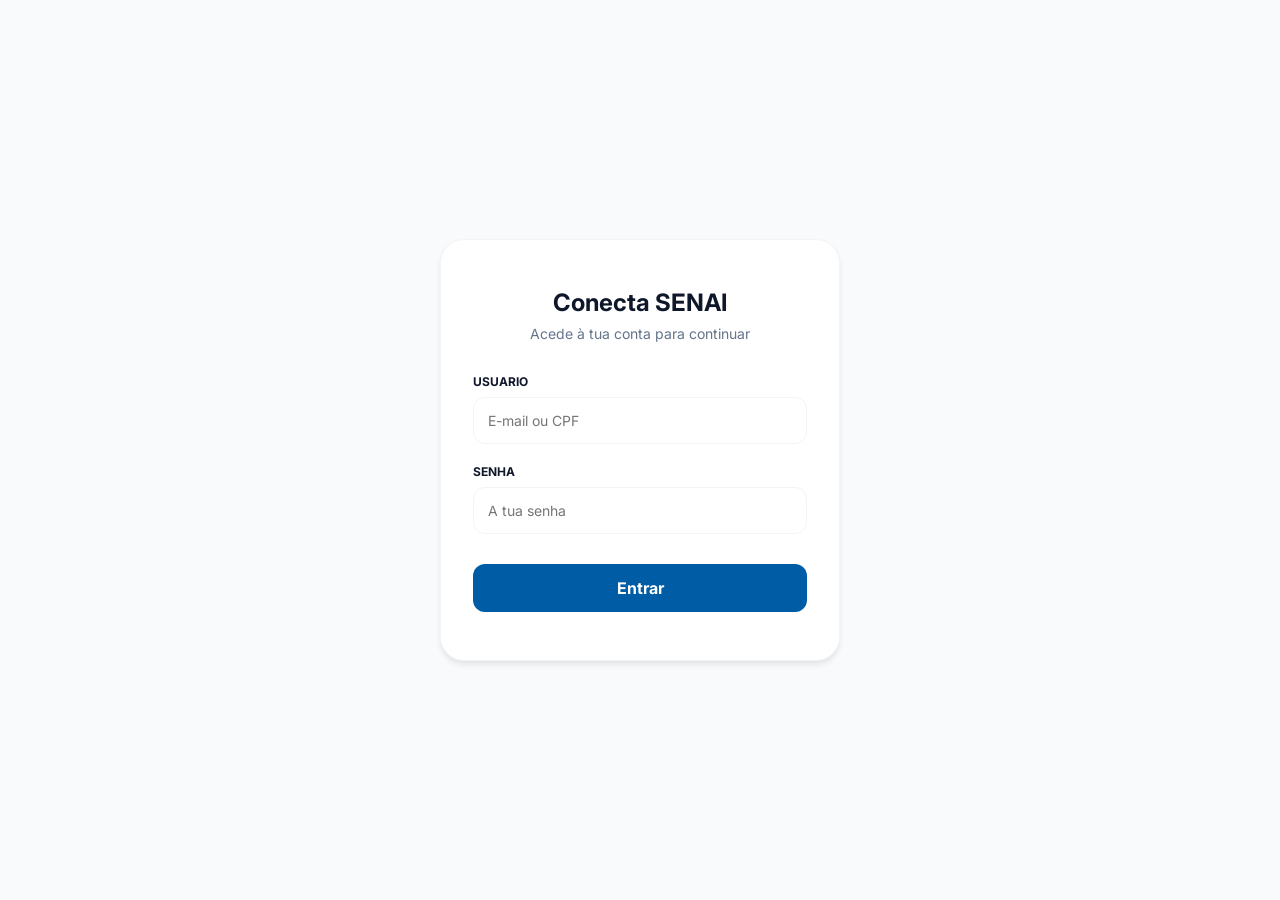
<file: index.html>
<!DOCTYPE html>
<html lang="pt-PT">
<head>
    <meta charset="UTF-8">
    <meta name="viewport" content="width=device-width, initial-scale=1.0">
    <title>Login | Conecta SENAI</title>
    
    <link rel="stylesheet" href="style4.css">
    <link href="https://fonts.googleapis.com/css2?family=Inter:wght@400;600;700&display=swap" rel="stylesheet">
</head>
<body>

    <div class="login-card">
        <h1>Conecta SENAI</h1>
        <p>Acede à tua conta para continuar</p>

        <form>
            <div class="form-group">
                <label>Usuario</label>
                <input type="text" placeholder="E-mail ou CPF" required>
            </div>
            
            <div class="form-group">
                <label>Senha</label>
                <input type="password" placeholder="A tua senha" required>
            </div>
            
            <button type="button" onclick="window.location.href='home.html'">
                Entrar
            </button>
        </form>
    </div>

    <script src="global.js"></script>
</body>
</html>
</file>
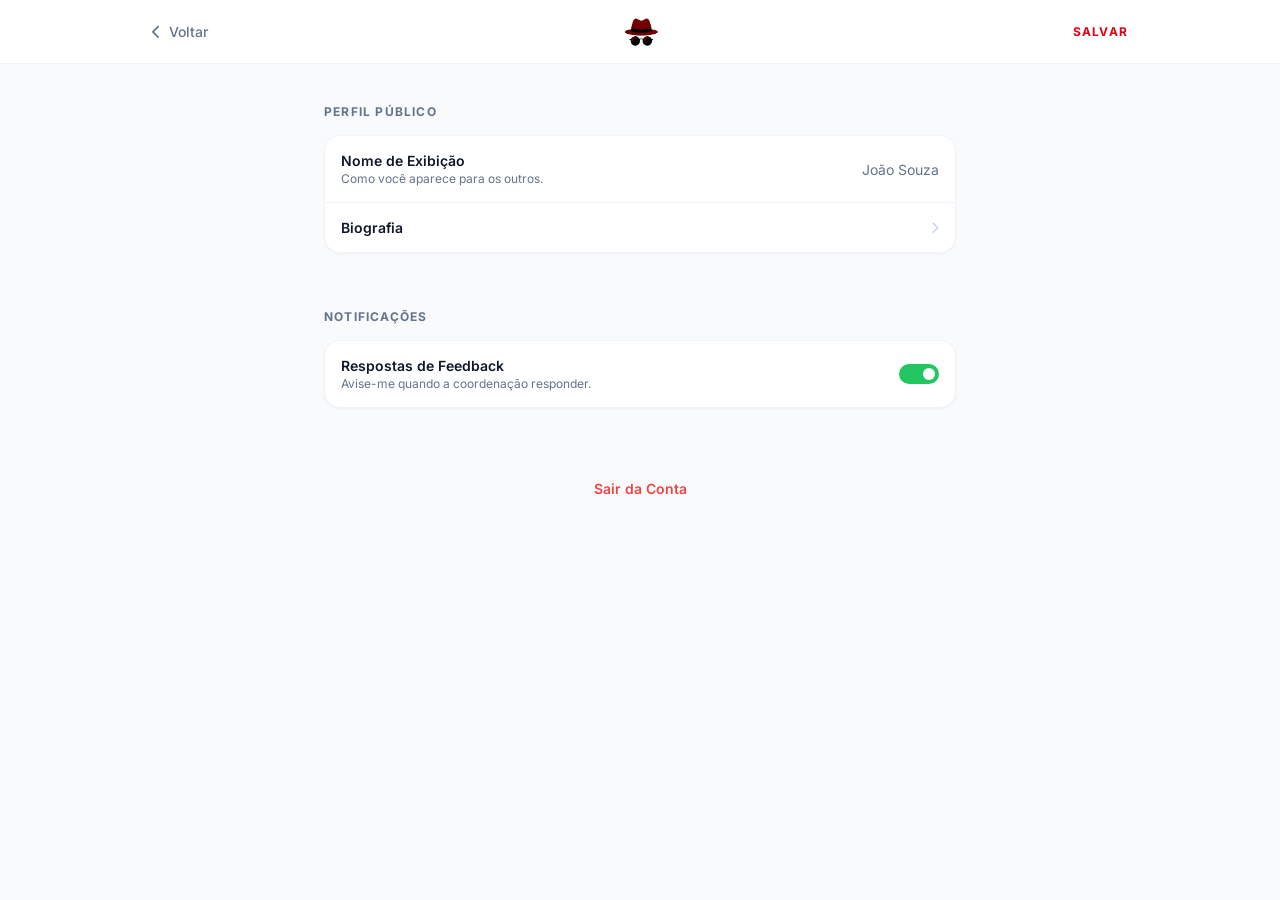
<file: config.html>
<!DOCTYPE html>
<html lang="pt-BR">

<head>
    <meta charset="UTF-8">
    <meta name="viewport" content="width=device-width, initial-scale=1.0">
    <title>Configurações | Conecta SENAI</title>

    <link rel="stylesheet" href="style2.css">

    <link rel="stylesheet" href="https://cdnjs.cloudflare.com/ajax/libs/font-awesome/6.4.0/css/all.min.css">
    <link href="https://fonts.googleapis.com/css2?family=Inter:wght@300;400;500;600;700&display=swap" rel="stylesheet">
</head>

<body>

    <header class="app-header">
        <div class="header-content config-header">
            <a href="home.html" class="back-link">
                <i class="fa-solid fa-chevron-left"></i>
                <span>Voltar</span>
            </a>

            <img src="img/redwhite.png" alt="Logo Conecta SENAI" class="logo-img logo-light"
                style="height: 32px; cursor: default;">
            <img src="img/redblack.png" alt="Logo Conecta SENAI" class="logo-img logo-dark"
                style="height: 32px; cursor: default;">

            <button class="btn-text-primary">Salvar</button>
        </div>
    </header>

    <main class="container config-main">

        <section class="config-section">
            <h2 class="section-subtitle">Perfil Público</h2>
            <div class="card list-group">
                <div class="list-item">
                    <div class="item-text">
                        <p class="item-title">Nome de Exibição</p>
                        <p class="item-desc">Como você aparece para os outros.</p>
                    </div>
                    <input type="text" value="João Souza" class="input-clean">
                </div>
                <div class="list-item">
                    <p class="item-title">Biografia</p>
                    <i class="fa-solid fa-chevron-right icon-muted"></i>
                </div>
            </div>
        </section>

        <section class="config-section">
            <h2 class="section-subtitle">Notificações</h2>
            <div class="card list-group">
                <div class="list-item">
                    <div class="item-text">
                        <p class="item-title">Respostas de Feedback</p>
                        <p class="item-desc">Avise-me quando a coordenação responder.</p>
                    </div>
                    <div class="toggle-switch active">
                        <div class="toggle-knob"></div>
                    </div>
                </div>
            </div>
        </section>

        <button class="btn-danger-full">Sair da Conta</button>

    </main>

    <script src="global.js"></script>
    <script src="config.js"></script>
</body>

</html>
</file>
<file: style4.css>
:root {
    --senai-blue: #005DA5;
    --bg-page: #F8FAFC;
    --bg-surface: #ffffff;
    --text-main: #0f172a;
    --text-muted: #64748b;
    --border-color: #f1f5f9;
}

.dark {
    --bg-page: #0f172a;
    --bg-surface: #1e293b;
    --text-main: #f8fafc;
    --text-muted: #94a3b8;
    --border-color: #334155;
}

* { margin: 0; padding: 0; box-sizing: border-box; font-family: 'Inter', sans-serif; }

body {
    display: flex; align-items: center; justify-content: center;
    min-height: 100vh; background-color: var(--bg-page);
    color: var(--text-main); padding: 20px; transition: 0.3s;
}

.login-card {
    background-color: var(--bg-surface);
    border: 1px solid var(--border-color);
    border-radius: 24px; padding: 48px 32px;
    width: 100%; max-width: 400px; text-align: center;
    box-shadow: 0 4px 6px -1px rgba(0, 0, 0, 0.1);
}

h1 { font-size: 24px; margin-bottom: 8px; }
p { font-size: 14px; color: var(--text-muted); margin-bottom: 32px; }

.form-group { text-align: left; margin-bottom: 20px; }
label { display: block; font-size: 12px; font-weight: bold; margin-bottom: 8px; text-transform: uppercase; }

input {
    width: 100%; padding: 14px; border: 1px solid var(--border-color);
    border-radius: 12px; background: transparent; color: var(--text-main);
    font-size: 14px; outline: none; transition: 0.2s;
}
input:focus { border-color: var(--senai-blue); }

button {
    width: 100%; padding: 14px; margin-top: 10px; border: none;
    border-radius: 12px; background-color: var(--senai-blue);
    color: white; font-weight: bold; font-size: 16px; cursor: pointer; transition: 0.2s;
}
button:hover { background-color: #004a85; }
</file>
<file: style2.css>
:root {
    --senai-red: #E3000F;
    --senai-blue: #005DA5;
    --bg-page: #F8FAFC;
    --bg-surface: #ffffff;
    --text-main: #0f172a;
    --text-muted: #64748b;
    --border-color: #f1f5f9;
    --hover-bg: #f8fafc;
    --shadow-sm: 0 1px 2px 0 rgba(0, 0, 0, 0.05);
    --nav-active-text: #E3000F;
    --nav-active-bg: #fef2f2;
}

.dark {
    --bg-page: #0f172a;
    --bg-surface: #1e293b;
    --text-main: #f8fafc;
    --text-muted: #94a3b8;
    --border-color: #334155;
    --hover-bg: #0f172a;
    --nav-active-text: #E3000F;
    --nav-active-bg: rgba(227, 0, 15, 0.1);
}

* {
    margin: 0;
    padding: 0;
    box-sizing: border-box;
}

body {
    font-family: 'Inter', sans-serif;
    background-color: var(--bg-page);
    color: var(--text-main);
    transition: background-color 0.3s, color 0.3s;
    -webkit-font-smoothing: antialiased;
}

a, button {
    cursor: pointer;
    background: none;
    border: none;
    font-family: inherit;
    text-decoration: none;
}

.container {
    max-width: 1200px;
    margin: 0 auto;
    padding: 0 20px;
}

.app-header {
    background-color: var(--bg-surface);
    border-bottom: 1px solid var(--border-color);
    position: sticky;
    top: 0;
    z-index: 40;
    height: 64px;
    display: flex;
    align-items: center;
}

.header-content {
    display: flex;
    justify-content: space-between;
    align-items: center;
    width: 100%;
    max-width: 1280px;
    margin: 0 auto;
    padding: 0 24px;
}

.config-header {
    max-width: 1024px;
}

.header-left, .header-right {
    display: flex;
    align-items: center;
    gap: 16px;
}

.menu-toggle {
    font-size: 24px;
    color: var(--text-muted);
    display: none;
}

.logo-img {
    height: 40px;
    width: auto;
    transition: transform 0.2s;
}

.logo-img:hover { transform: scale(1.05); }

.theme-toggle {
    color: var(--text-muted);
    font-size: 20px;
}

.theme-toggle:hover { color: #f59e0b; }

.divider {
    width: 1px;
    height: 32px;
    background-color: var(--border-color);
}

.user-profile-btn {
    display: flex;
    align-items: center;
    gap: 12px;
}

.user-profile-btn span {
    font-size: 14px;
    font-weight: 500;
    color: var(--text-muted);
}

.user-profile-btn img {
    width: 36px;
    height: 36px;
    border-radius: 50%;
    border: 2px solid var(--border-color);
}

.back-link {
    display: flex;
    align-items: center;
    gap: 8px;
    color: var(--text-muted);
    font-size: 14px;
    font-weight: 500;
    transition: color 0.2s;
}

.back-link:hover {
    color: var(--senai-red);
}

.header-title {
    font-weight: 700;
    font-size: 18px;
    letter-spacing: -0.025em;
}

.btn-text-primary {
    color: var(--senai-red);
    font-size: 12px;
    font-weight: 700;
    text-transform: uppercase;
    letter-spacing: 0.1em;
}

.main-layout {
    display: flex;
    gap: 32px;
    max-width: 1280px;
    margin: 32px auto 0;
    padding: 0 24px;
}

.config-main {
    max-width: 672px;
    margin-top: 40px;
    display: flex;
    flex-direction: column;
    gap: 32px;
    padding-bottom: 40px;
}

.sidebar {
    width: 256px;
    flex-shrink: 0;
}

.nav-menu {
    display: flex;
    flex-direction: column;
    gap: 4px;
    position: sticky;
    top: 96px;
}

.nav-btn {
    display: flex;
    align-items: center;
    gap: 12px;
    padding: 12px 16px;
    border-radius: 12px;
    font-size: 14px;
    color: var(--text-muted);
    transition: all 0.2s;
}

.nav-btn i { width: 20px; text-align: center; font-size: 18px; }

.nav-btn:hover { background-color: var(--hover-bg); }

.nav-btn.active {
    color: var(--nav-active-text);
    background-color: var(--nav-active-bg);
    font-weight: 600;
}

.nav-divider {
    margin: 24px 0;
    border-top: 1px solid var(--border-color);
}

.content-area {
    flex: 1;
    max-width: 672px;
    padding-bottom: 80px;
}

.section-content { display: none; }
.section-content.active {
    display: block;
    animation: fadeIn 0.3s ease-in-out;
}

@keyframes fadeIn {
    from { opacity: 0; transform: translateY(5px); }
    to { opacity: 1; transform: translateY(0); }
}

.card {
    background-color: var(--bg-surface);
    border: 1px solid var(--border-color);
    border-radius: 16px;
    padding: 20px;
    box-shadow: var(--shadow-sm);
    margin-bottom: 24px;
}

.section-subtitle {
    font-size: 12px;
    font-weight: 700;
    color: var(--text-muted);
    text-transform: uppercase;
    letter-spacing: 0.1em;
    margin-bottom: 16px;
}

.list-group {
    padding: 0;
    display: flex;
    flex-direction: column;
    overflow: hidden;
}

.list-item {
    display: flex;
    align-items: center;
    justify-content: space-between;
    padding: 16px;
    border-bottom: 1px solid var(--border-color);
}

.list-item:last-child {
    border-bottom: none;
}

.item-title {
    font-size: 14px;
    font-weight: 600;
    color: var(--text-main);
}

.item-desc {
    font-size: 12px;
    color: var(--text-muted);
    margin-top: 2px;
}

.input-clean {
    text-align: right;
    font-size: 14px;
    color: var(--text-muted);
    background: transparent;
    border: none;
    outline: none;
    font-family: inherit;
    width: 50%;
}

.icon-muted {
    color: #cbd5e1;
    font-size: 12px;
}

.dark .icon-muted {
    color: #475569;
}

.toggle-switch {
    width: 40px;
    height: 20px;
    background-color: #cbd5e1;
    border-radius: 9999px;
    position: relative;
    cursor: pointer;
    transition: background-color 0.2s;
}

.toggle-switch.active {
    background-color: #22c55e;
}

.toggle-knob {
    position: absolute;
    top: 4px;
    left: 4px;
    width: 12px;
    height: 12px;
    background-color: white;
    border-radius: 50%;
    transition: transform 0.2s;
}

.toggle-switch.active .toggle-knob {
    transform: translateX(20px);
}

.create-post {
    display: flex;
    gap: 16px;
}

.create-post img {
    width: 40px;
    height: 40px;
    border-radius: 50%;
}

.create-post-input {
    width: 100%;
}

.create-post-input textarea {
    width: 100%;
    height: 64px;
    background: transparent;
    border: none;
    outline: none;
    resize: none;
    color: var(--text-main);
    font-family: inherit;
    font-size: 14px;
}

.create-post-actions {
    display: flex;
    justify-content: flex-end;
    border-top: 1px solid var(--border-color);
    padding-top: 8px;
    margin-top: 8px;
}

.btn-primary {
    background-color: var(--senai-blue);
    color: white;
    padding: 6px 20px;
    border-radius: 8px;
    font-size: 14px;
    font-weight: bold;
    transition: background-color 0.2s;
}

.btn-primary:hover { background-color: #004a85; }

.btn-danger-full {
    width: 100%;
    padding: 16px;
    color: #ef4444;
    font-weight: 600;
    font-size: 14px;
    border-radius: 16px;
    transition: background-color 0.2s;
    text-align: center;
}

.btn-danger-full:hover { background-color: #fef2f2; }
.dark .btn-danger-full:hover { background-color: rgba(239, 68, 68, 0.1); }

.post-header {
    display: flex;
    align-items: center;
    gap: 12px;
    margin-bottom: 16px;
}

.post-header img { width: 40px; height: 40px; border-radius: 50%; }
.post-author { font-weight: 600; font-size: 14px; }
.post-author span { font-weight: normal; color: var(--text-muted); font-size: 12px; }
.post-time { font-size: 12px; color: var(--text-muted); }

.post-title { font-size: 18px; font-weight: bold; margin-bottom: 8px; }
.post-body { font-size: 14px; color: var(--text-muted); margin-bottom: 16px; line-height: 1.5; }

.post-actions {
    border-top: 1px solid var(--border-color);
    padding-top: 12px;
    display: flex;
    gap: 16px;
}

.btn-action {
    color: var(--text-muted);
    font-size: 14px;
    font-weight: 500;
    display: flex;
    align-items: center;
    gap: 8px;
}

.btn-action:hover { color: var(--senai-red); }

.right-sidebar {
    width: 288px;
    flex-shrink: 0;
}

@media (max-width: 1200px) {
    .right-sidebar { display: none; }
}

.mobile-overlay {
    position: fixed;
    inset: 0;
    background-color: rgba(0,0,0,0.5);
    z-index: 45;
    display: none;
    opacity: 0;
    transition: opacity 0.3s;
}

@media (max-width: 1024px) {
    .menu-toggle { display: block; }
    
    .sidebar {
        position: fixed;
        top: 0;
        left: -100%;
        height: 100vh;
        background-color: var(--bg-surface);
        z-index: 50;
        padding: 24px;
        transition: left 0.3s;
        box-shadow: 2px 0 10px rgba(0,0,0,0.1);
    }
    
    .sidebar.open { left: 0; }
    .user-profile-btn span { display: none; }
}

#toast-container {
    position: fixed;
    bottom: 20px;
    right: 20px;
    z-index: 999;
    display: flex;
    flex-direction: column;
    gap: 12px;
}

.toast {
    background-color: var(--bg-surface);
    border: 1px solid var(--border-color);
    padding: 16px;
    border-radius: 12px;
    box-shadow: 0 4px 12px rgba(0,0,0,0.1);
    display: flex;
    align-items: center;
    gap: 12px;
    font-size: 14px;
    font-weight: 500;
    transform: translateY(20px);
    opacity: 0;
    transition: all 0.3s ease;
}

.toast.show { transform: translateY(0); opacity: 1; }
.text-green { color: #22c55e; }
.text-blue { color: #3b82f6; }


.logo-dark {
    display: none;
}


.dark .logo-light {
    display: none !important;
}

.dark .logo-dark {
    display: block !important;
}
</file>
